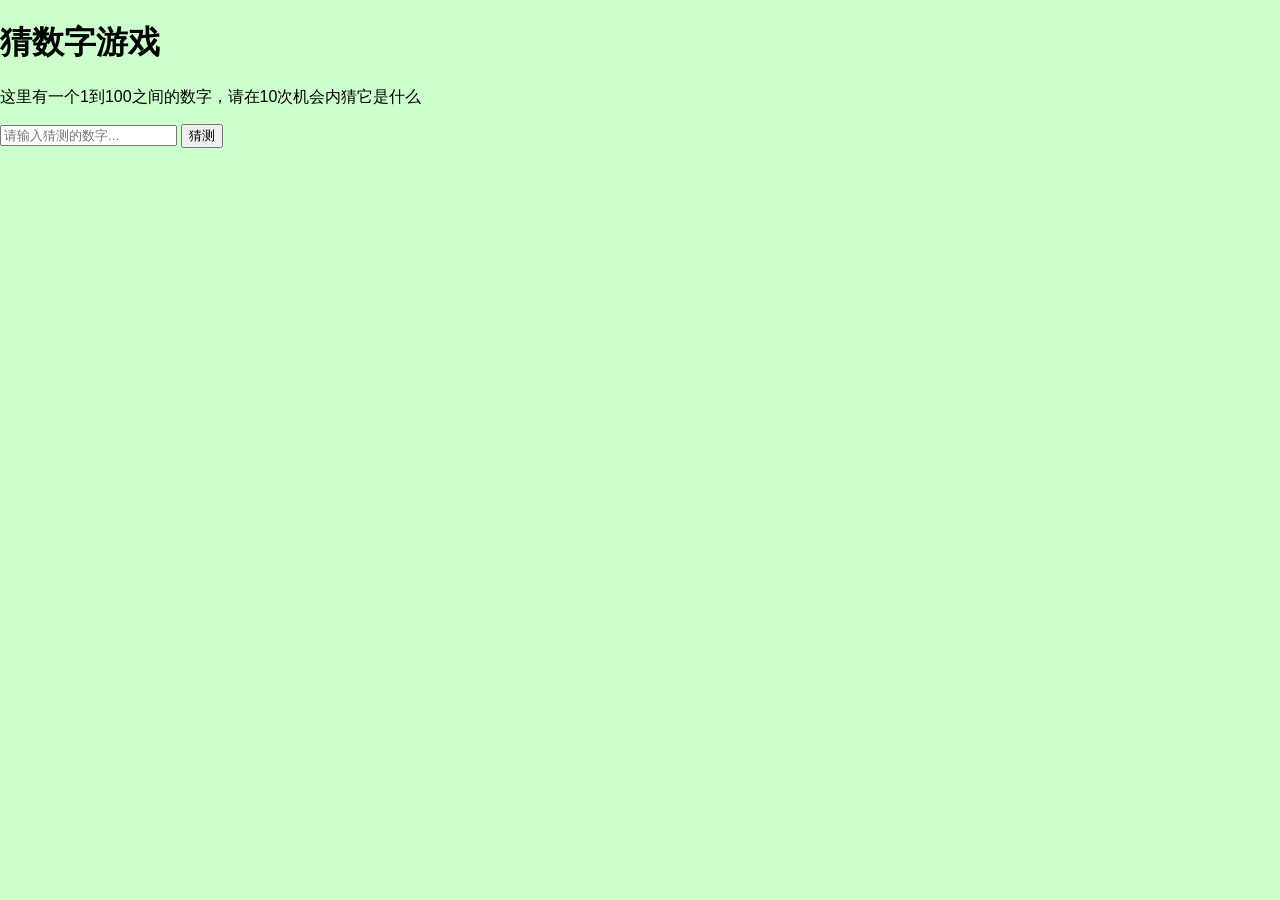
<file: game1.html>
<!DOCTYPE html>
<html lang="en">

<!--游戏1-->
<head>
    <meta charset="UTF-8">
    <meta name="viewport" content="width=device-width, initial-scale=1.0">
    <title>猜数字游戏</title>
    <script src="11.js"></script>
    <link rel="stylesheet" href="11.css">  
</head>
<body>
    <h1>猜数字游戏</h1>
    <p>这里有一个1到100之间的数字，请在10次机会内猜它是什么</p>
    <input type="number" id="guessInput" placeholder="请输入猜测的数字...">
    <button onclick="checkGuess()">猜测</button>
    <p id="feedback"></p>

    <script src="game1.js"></script>
</body>

</html>
</file>
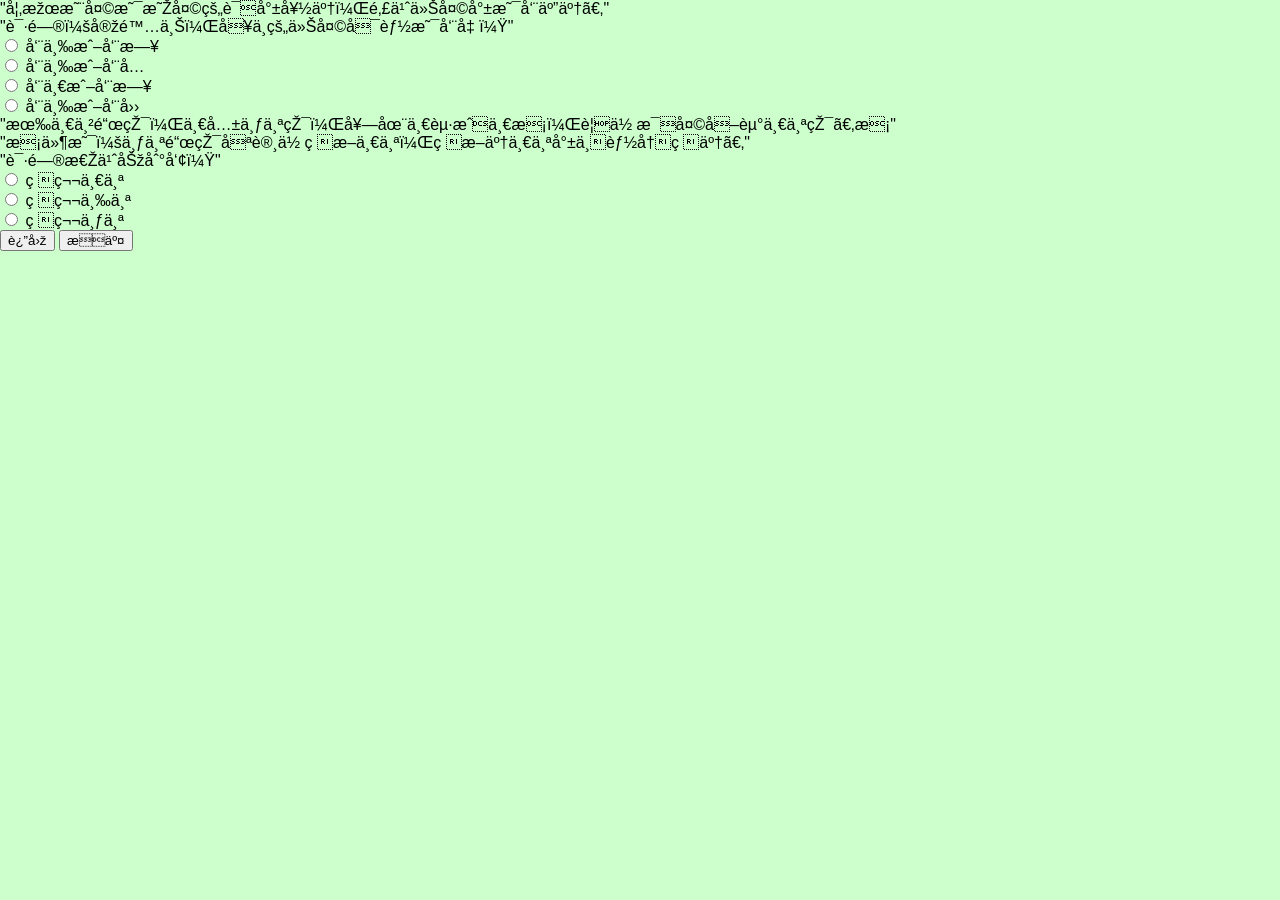
<file: game2.html>
<!DOCTYPE html>
<html>

<head>
    <meta charset =" utf -8">
    <title>文字推理</title>
    <link rel="stylesheet" href="11.css">  
    <script src="11.js"></script>
</head>

<body>
    <form>
        <div class ="question">
            "如果昨天是明天的话就好了，那么今天就是周五了。"
            <br>
            "请问：实际上，句中的今天可能是周几？"
            <br>
            <input type="radio" name="question1" value="周三或周日"> 周三或周日<br>
            <input type="radio" name="question1" value="周三或周六"> 周三或周六<br>
            <input type="radio" name="question1" value="周一或周日"> 周一或周日<br>
            <input type="radio" name="question1" value="周三或周四"> 周三或周四<br>
        </div>

        <div class ="question">
                "有一串铜环，一共七个环，套在一起成一条，要你每天取走一个环。条"
                <br>
                "条件是：七个铜环只许你砍断一个，砍断了一个就不能再砍了。"
                <br>
                "请问怎么办到呢？"
                <br>
                <input type="radio" name="question2" value="砍第一个"> 砍第一个<br> 
                <input type="radio" name="question2" value="砍第三个"> 砍第三个<br> 
                <input type="radio" name="question2" value="砍第七个"> 砍第七个<br> 
        </div>

        <div class="button">
            <button onclick ="fh()" class ="button1">返回</button>
            <button onclick ="tj()" class ="button2">提交</button>
        </div>
    </form>
</body>
</html>
</file>
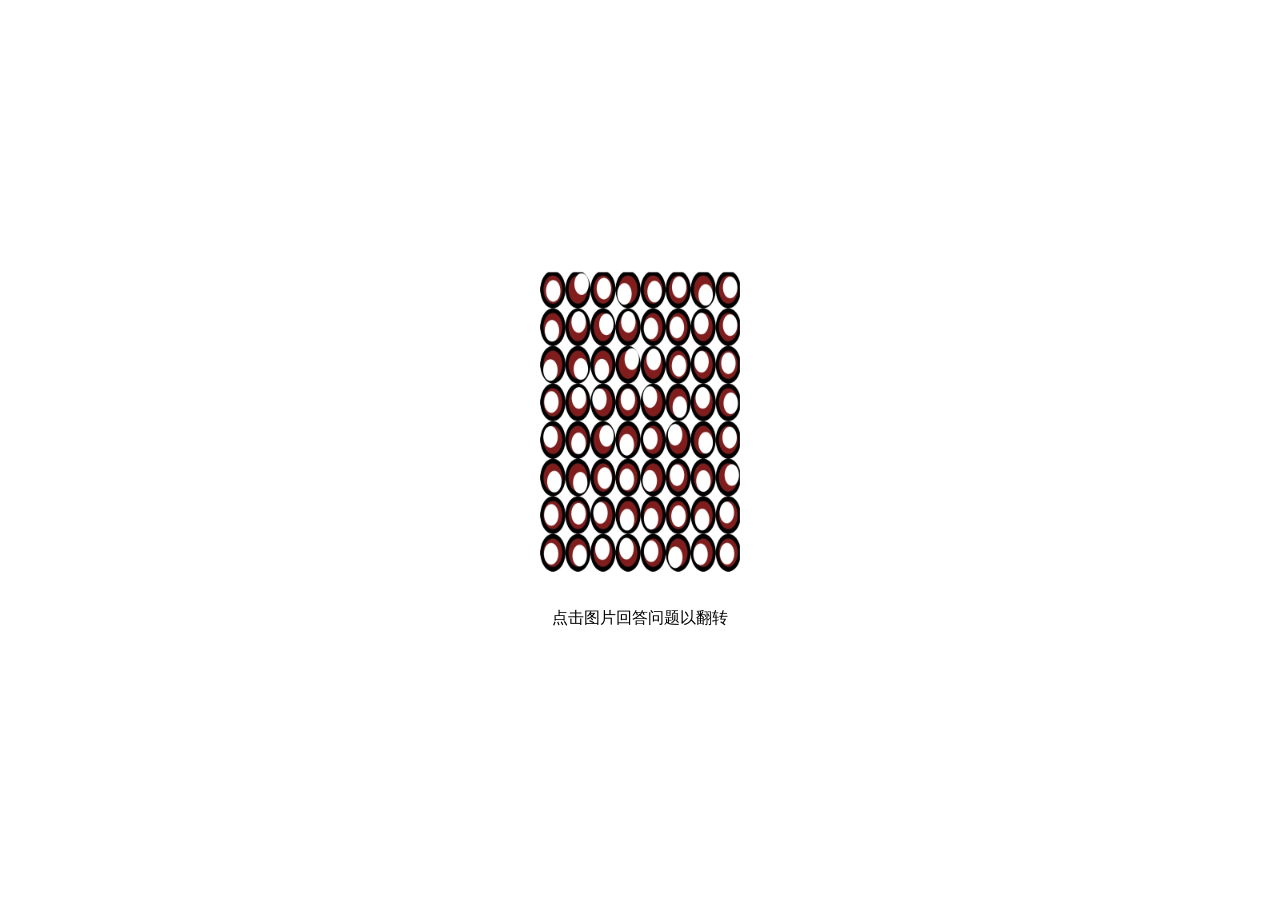
<file: game3.html>
<!DOCTYPE html>  
<html lang="en">  

<head>  

<meta charset="UTF-8">  
<meta name="viewport" content="width=device-width, initial-scale=1.0">  
<title>图片翻转游戏</title>  

<style>  
    .v-game {  
        display: flex;  
        flex-direction: column;  
        align-items: center;  
        justify-content: center;  
        height: 100vh;  
    }  
      
    .v-game-div {  
        display: flex;  
        justify-content: center;  
    }  
      
    .v-img {  
        position: relative;  
        width: 200px;  
        height: 300px;  
        cursor: pointer;  
    }  
      
    .v-img img {  
        position: absolute;  
        width: 100%;  
        height: 100%;  
        transition: transform 0.5s ease;  
    }  
      
    .v-img.flipped .front {  
        transform: rotateY(180deg);  
    }  
      
    .v-img.flipped .back {  
        transform: rotateY(0deg);  
    }  
      
    .front {  
        backface-visibility: hidden;  
    }  
      
    .back {  
        transform: rotateY(180deg);  
        backface-visibility: hidden;  
    }  
      
    .v-body {  
        margin-top: 20px;  
        text-align: center;  
    }  
      
    /* 假设的解锁信息显示样式 */  
    #s-sum-1 {  
        display: none; /* 初始隐藏 */  
        color: green;  
        font-weight: bold;  
    }  
</style>

</head>  


<body>  
  
    <div class="v-game">  
        <div class="v-game-div">  
            <div class="v-img" onclick="flipImage(this)">  
                <img class="front" src="2.png" alt="正面图片">  
                <img class="back" src="3.jpeg" alt="背面图片">  
            </div>  
            <!-- 可以添加更多图片 -->  
        </div>  
        <div class="v-body">  
            <!-- 假设有一个id为"s-sum-1"的元素用于显示或移除 -->  
            <span id="s-sum-1" style="display:none;">已解锁！</span>  
            <p class="v-detail">点击图片回答问题以翻转</p>  
        </div>  
    </div>  
      
    <script>  
    var countList = ["+", "-", "*", "/", "%"];  
    var q1 = false; // 标记是否已回答问题  
      
    function flipImage(imgElement) {  
        imgElement.classList.toggle('flipped');  
        if (imgElement.classList.contains('flipped') && !q1) {  
            // 如果图片翻转且未回答问题，则弹出问题  
            question1(imgElement);  
        }  
    }  
      
    function question1(imgElement) {  
        if (q1) {  
            // 已经回答过，不需要再回答  
            imgElement.classList.remove('flipped'); // 翻转回正面  
            return;  
        }  
        var countStr = countList[Math.floor(Math.random() * countList.length)];  
        var ques = String(Math.floor(Math.random() * 100)) + countStr + String(Math.floor(Math.random() * 100));  
        var ans = prompt("请输入：" + ques);  
        if (ans == null) {  
            // 用户取消了输入  
            imgElement.classList.remove('flipped'); // 翻转回正面  
            return;  
        }  
        if (eval(ques) != ans) {  
            alert("错误！请重新输入");  
            // 递归调用，直到回答正确为止  
            question1(imgElement);  
        } else {  
            var span = document.getElementById("s-sum-1");  
            span.style.display = 'block'; // 显示已解锁的信息  
            q1 = true; // 标记问题已回答  
        }  
    }  
    </script>  
      
    </body>  
    </html>
</file>
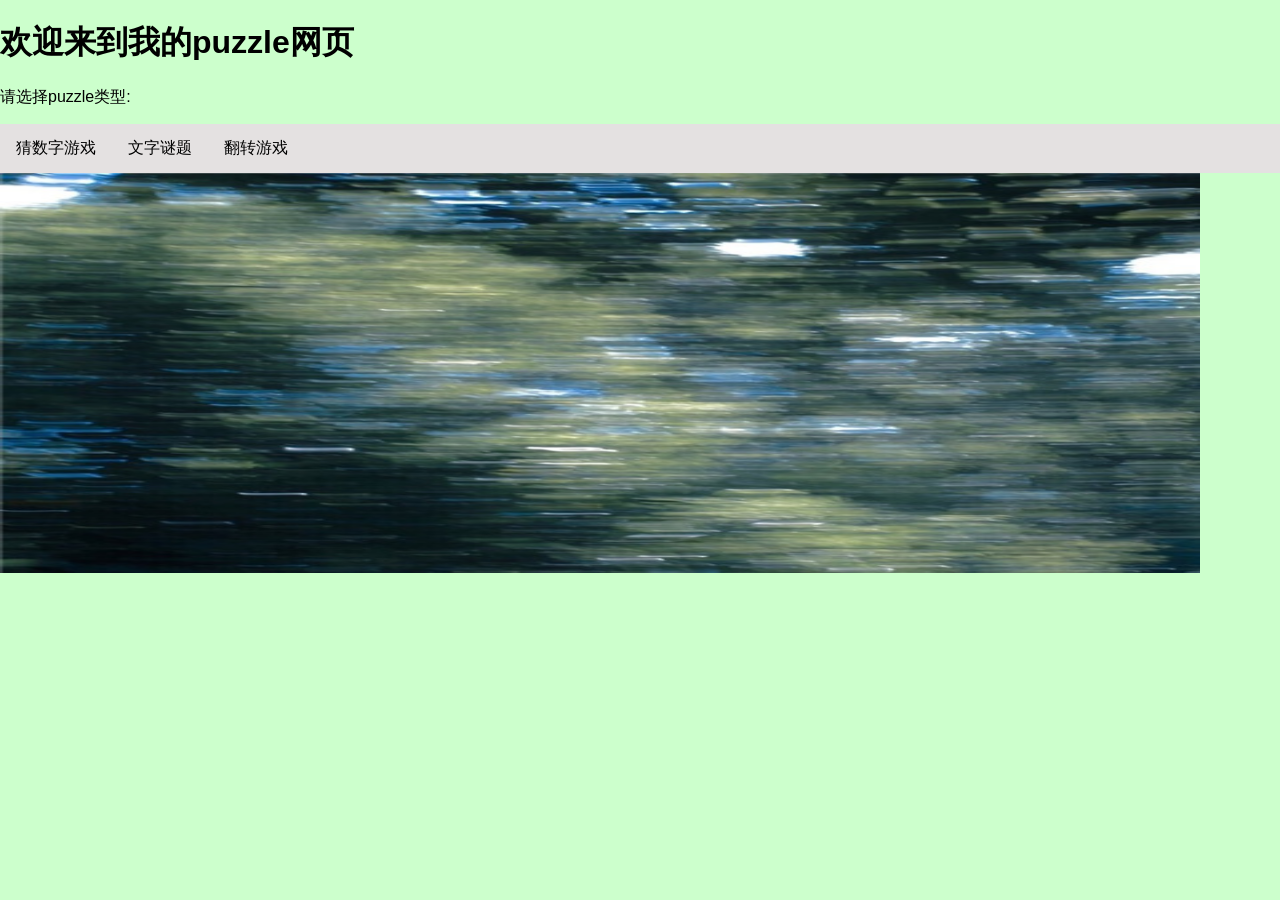
<file: ts1-puzzle.html>
<!DOCTYPE html>  
<html lang="en">  
<head>  
    <meta charset="utf-8">  
    <title>puzzle解密</title>  
    <script>  
        function sayHello(){  
            var mz = prompt("你的名字");  
            alert("你好呀," + mz + "！祝你今天顺利哟！");  
        }  
        sayHello();  
    </script>  
    <link rel="stylesheet" href="11.css">  
</head>  
  
<body>  
    <h1>欢迎来到我的puzzle网页</h1>  
    <p>请选择puzzle类型:</p>  
  
    <div id="header"></div>  
    <div id="navigation">  
        <ul>  
            <li>  
                <a href="game1.html" msttexthash="11412206" msthash="1">猜数字游戏</a>  
            </li>  
            <li>  
                <a href="game2.html" msttexthash="11643177" msthash="2">文字谜题</a>  
            </li>  
            <li>  
                <a href="game3.html" msttexthash="5684341" msthash="3">翻转游戏</a>  
            </li>  
        </ul>  
    </div>  
  
    <img src="1.jpg" width="1200" height="400">  
</body>  
  
</html>
</file>
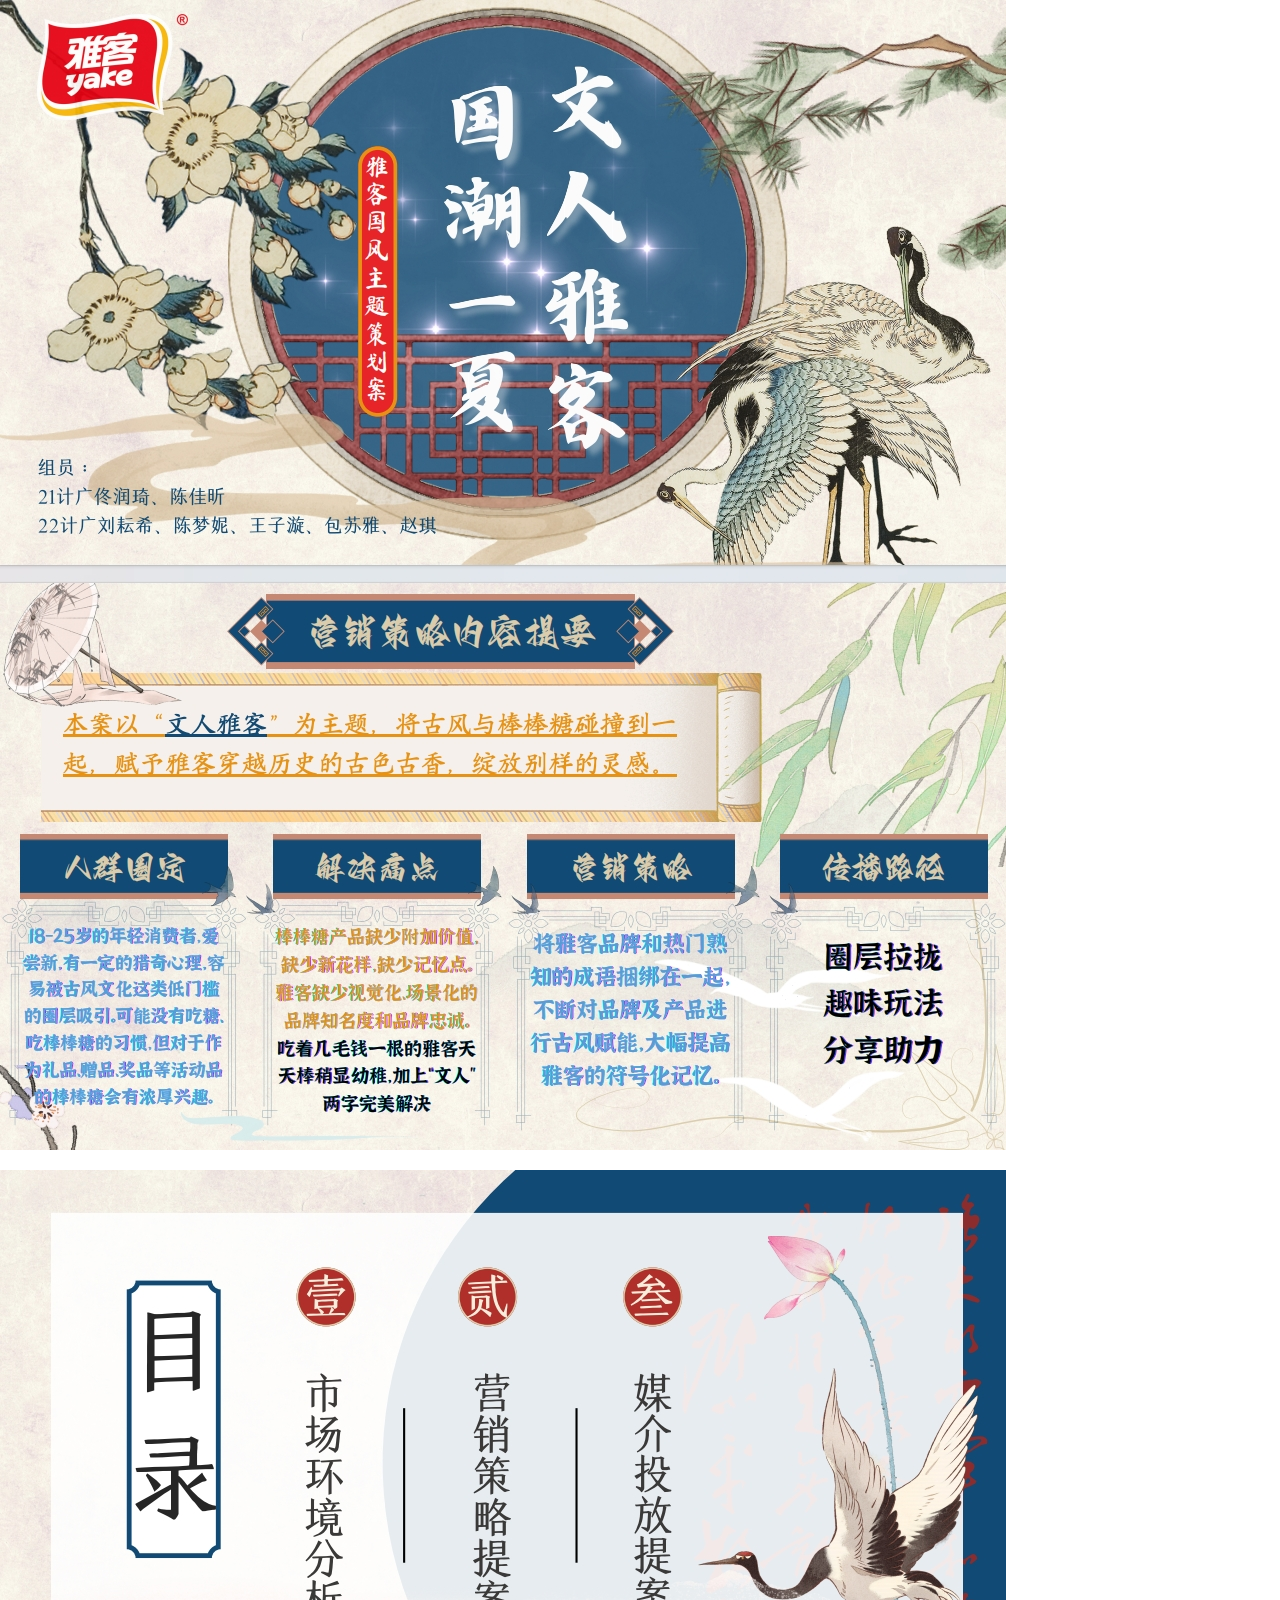
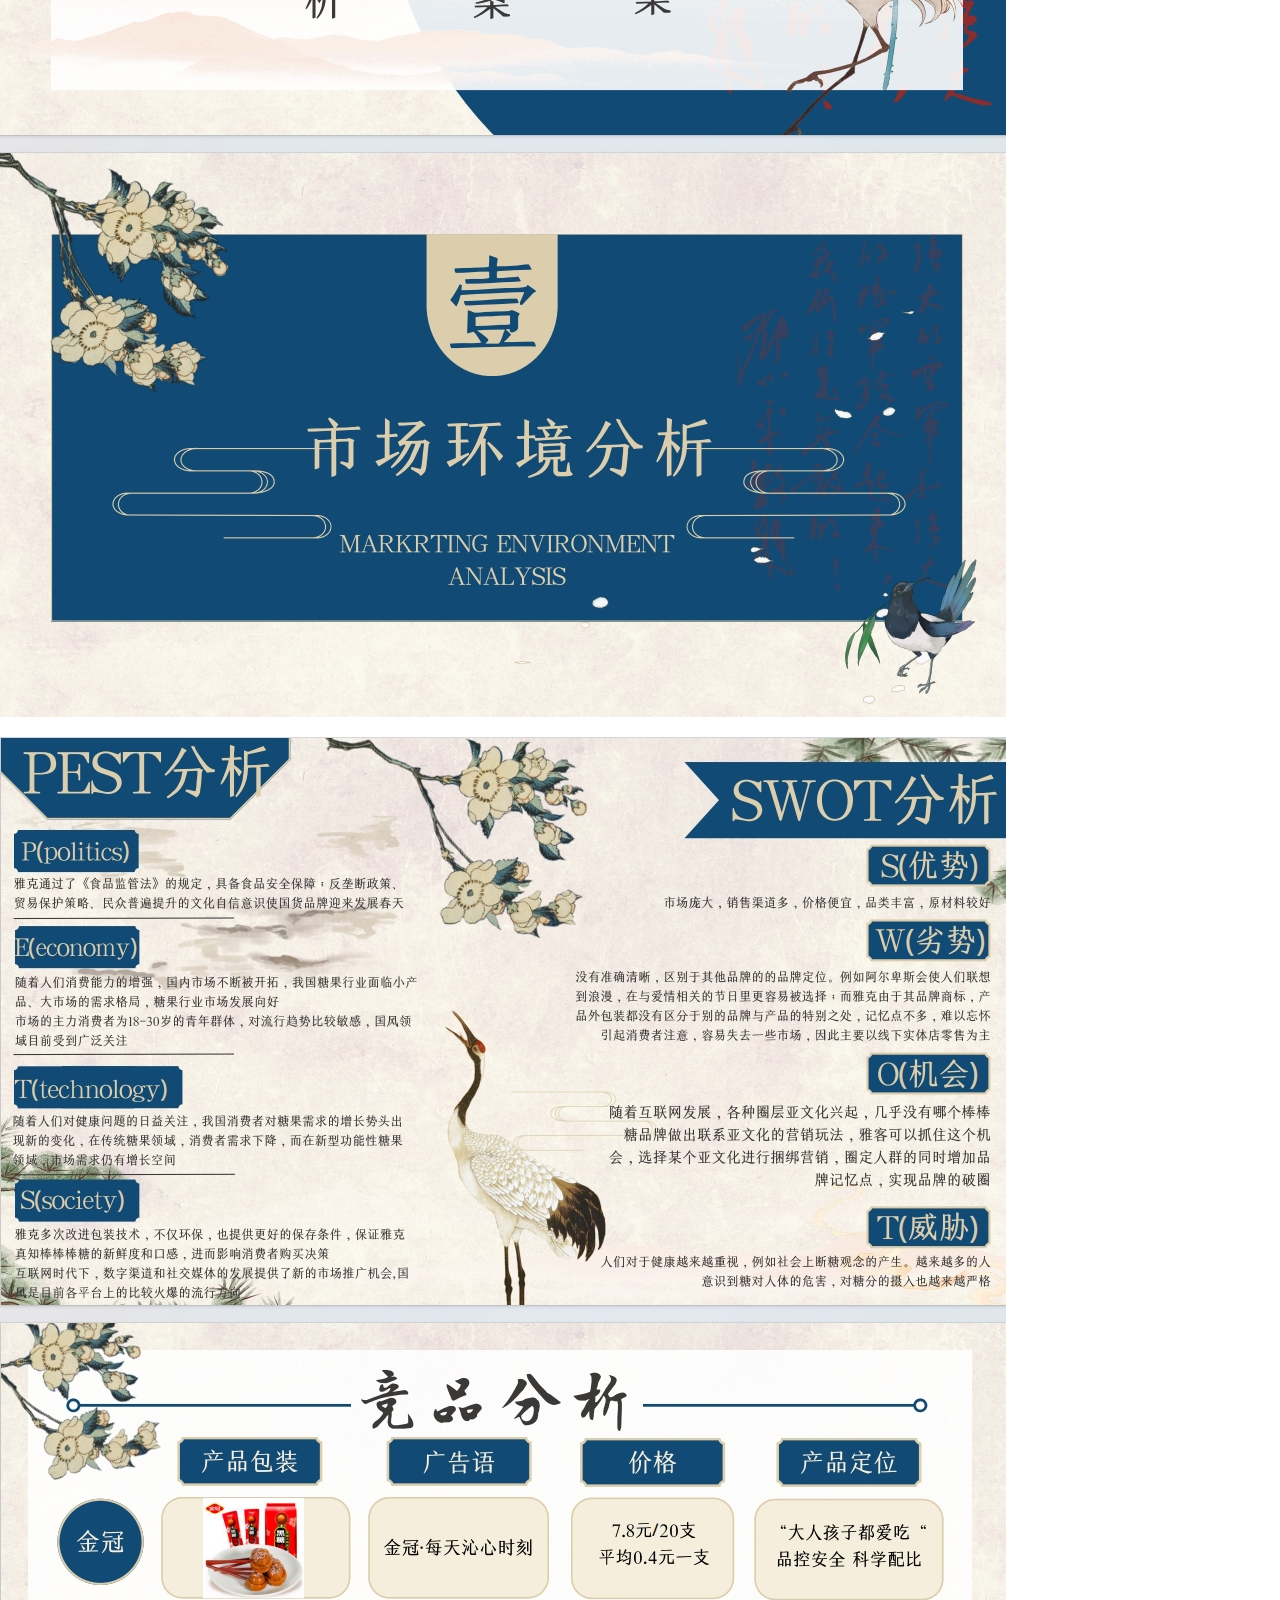
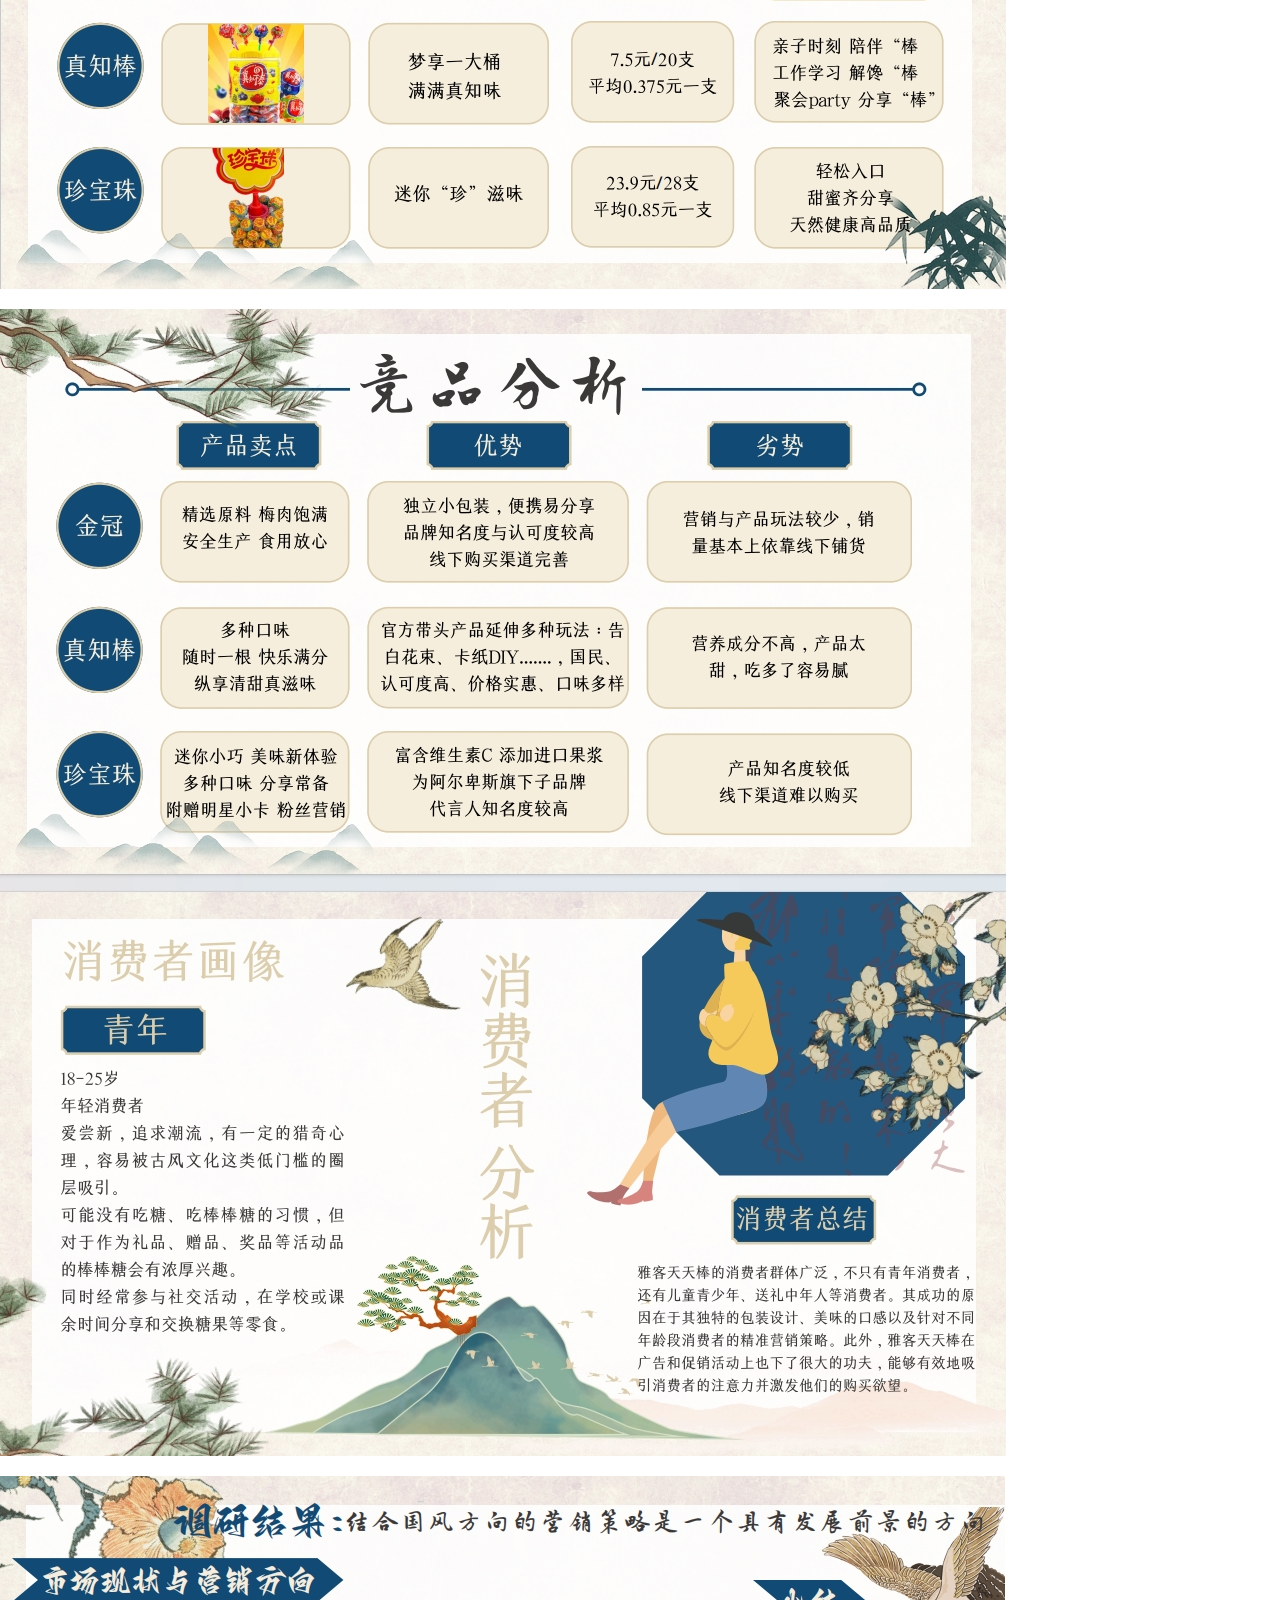
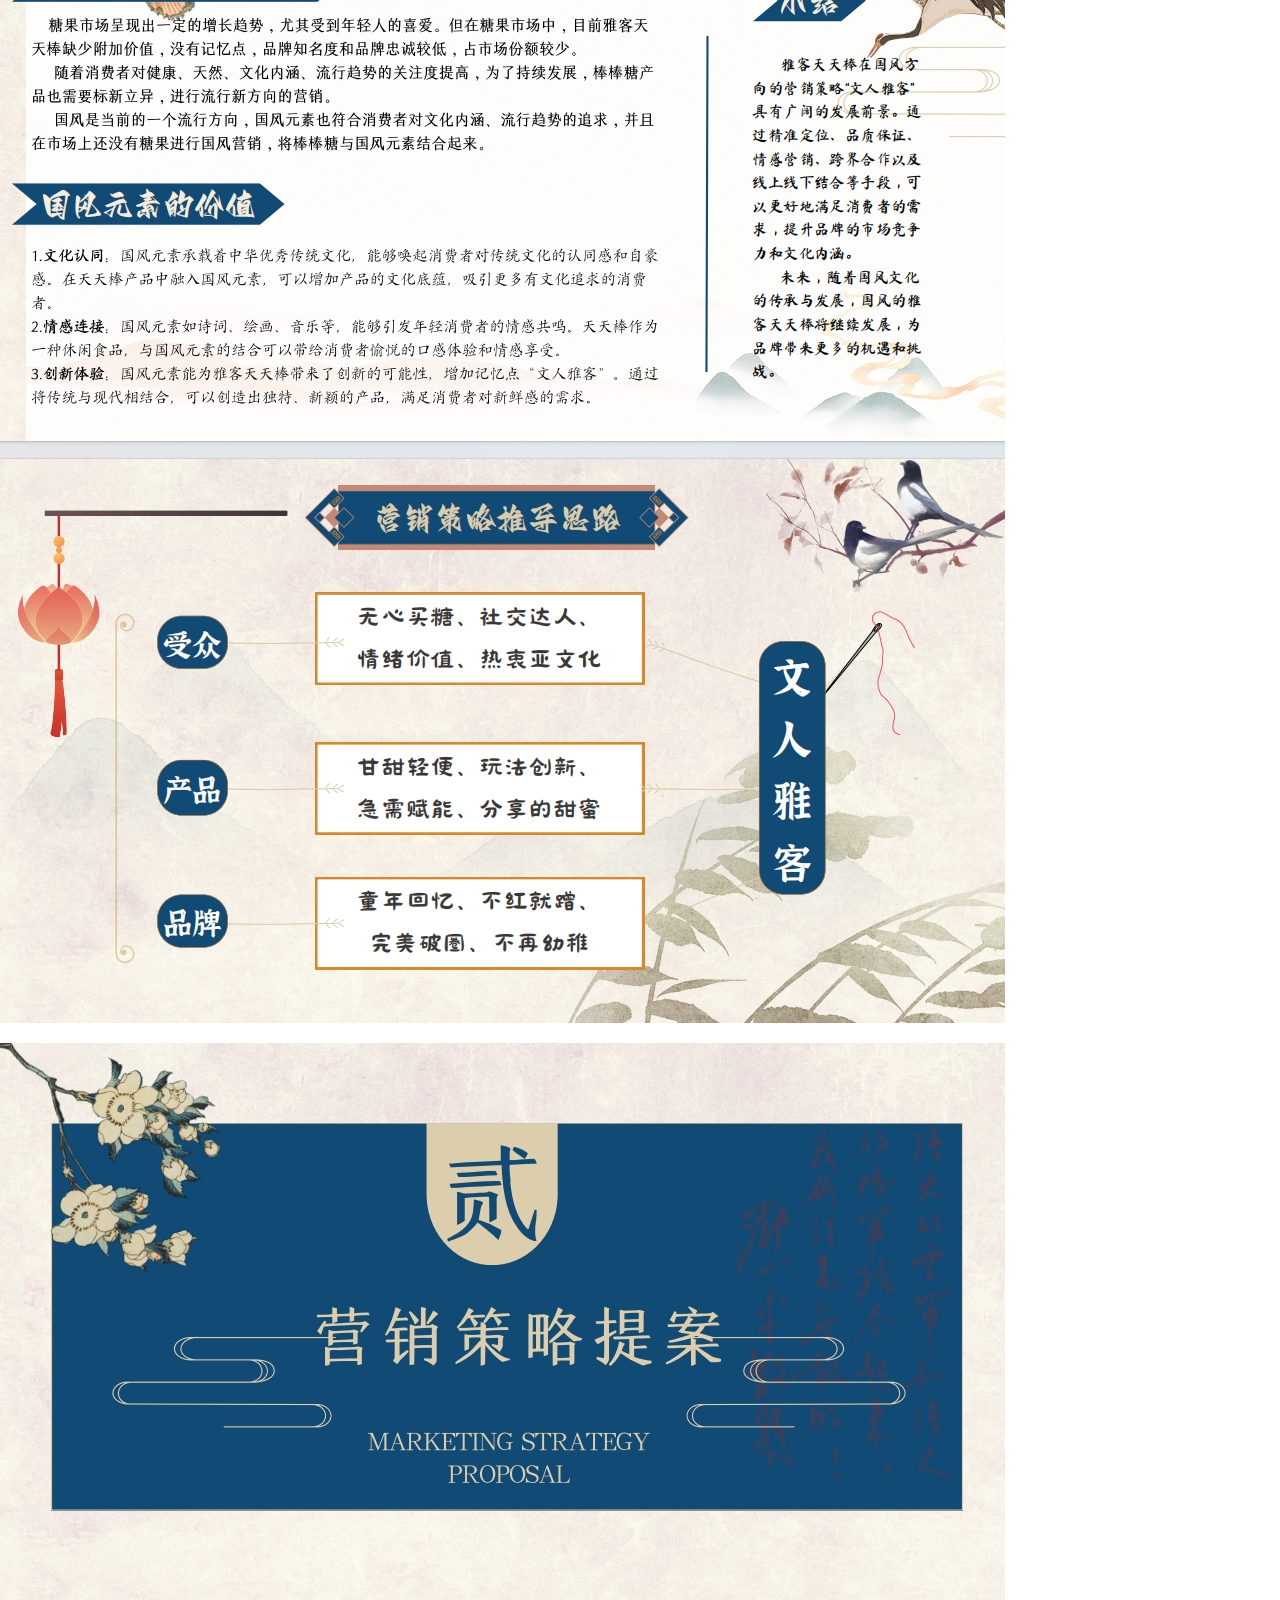
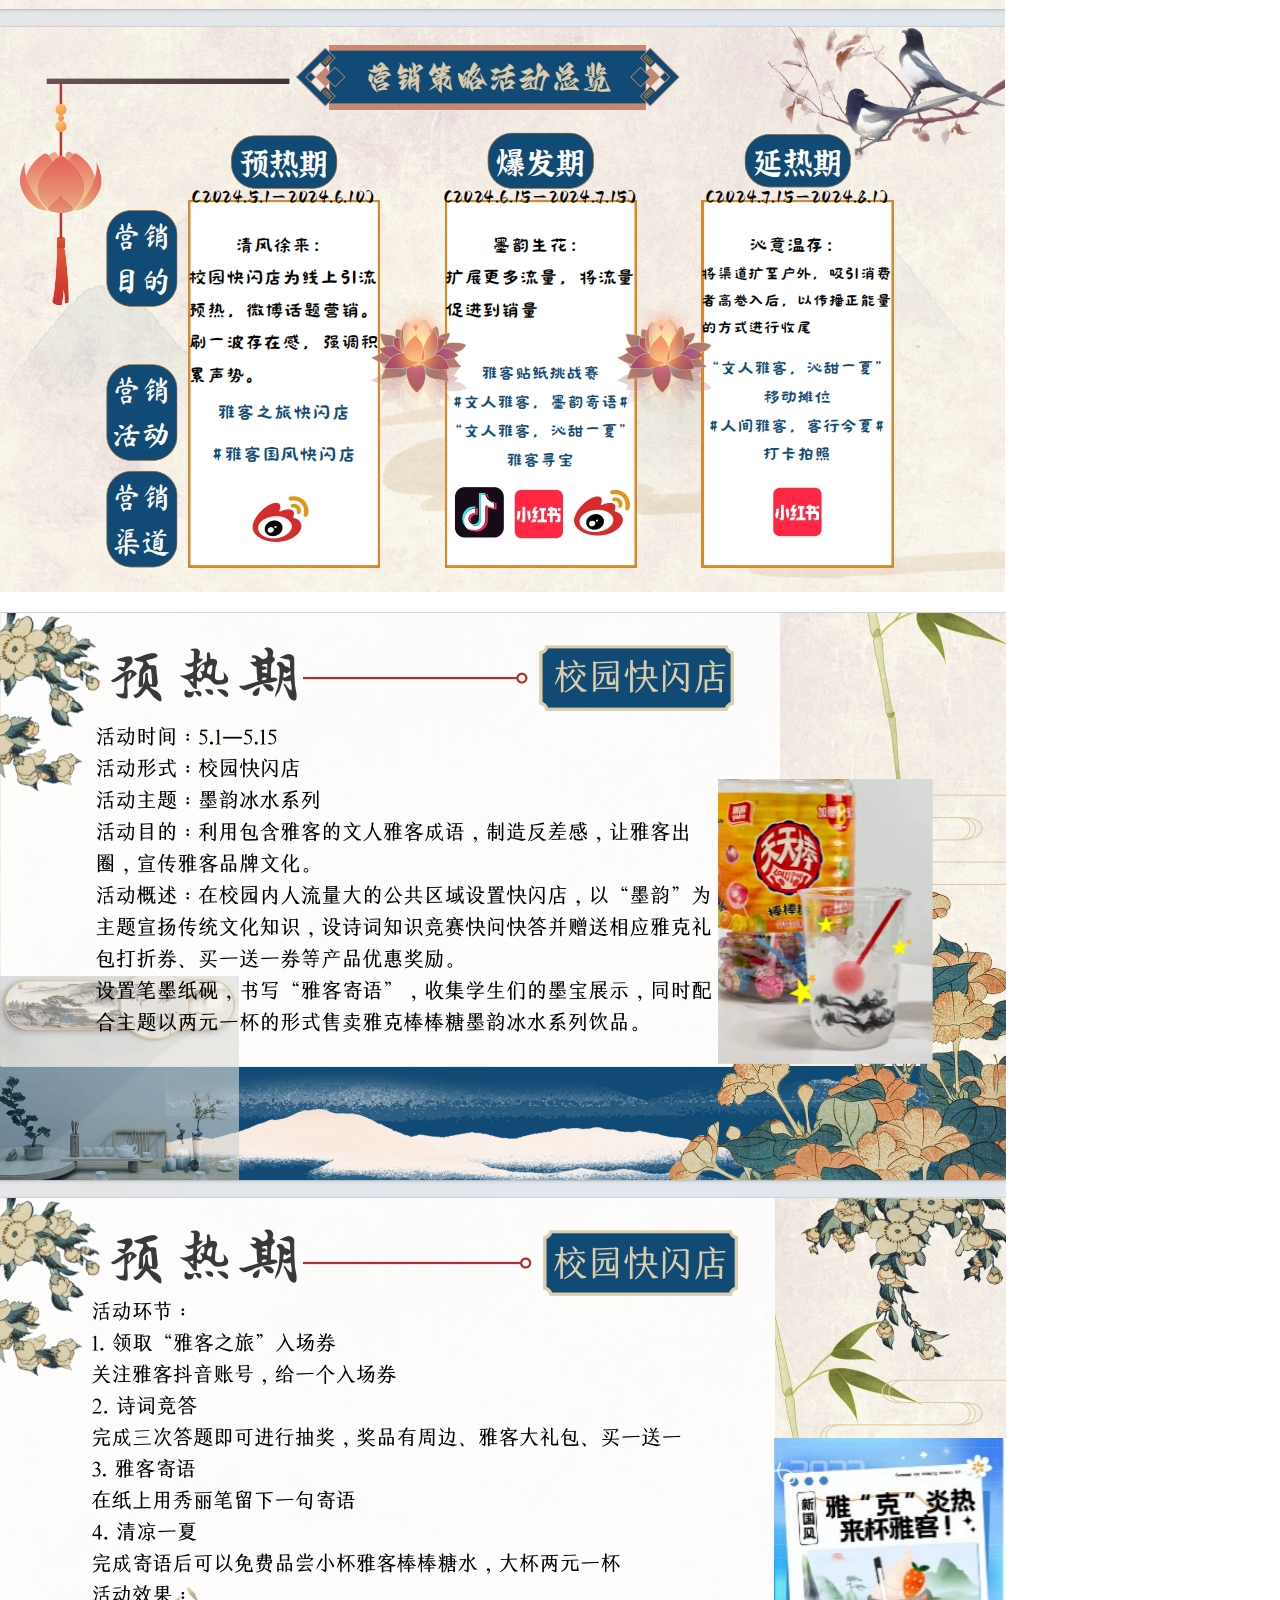
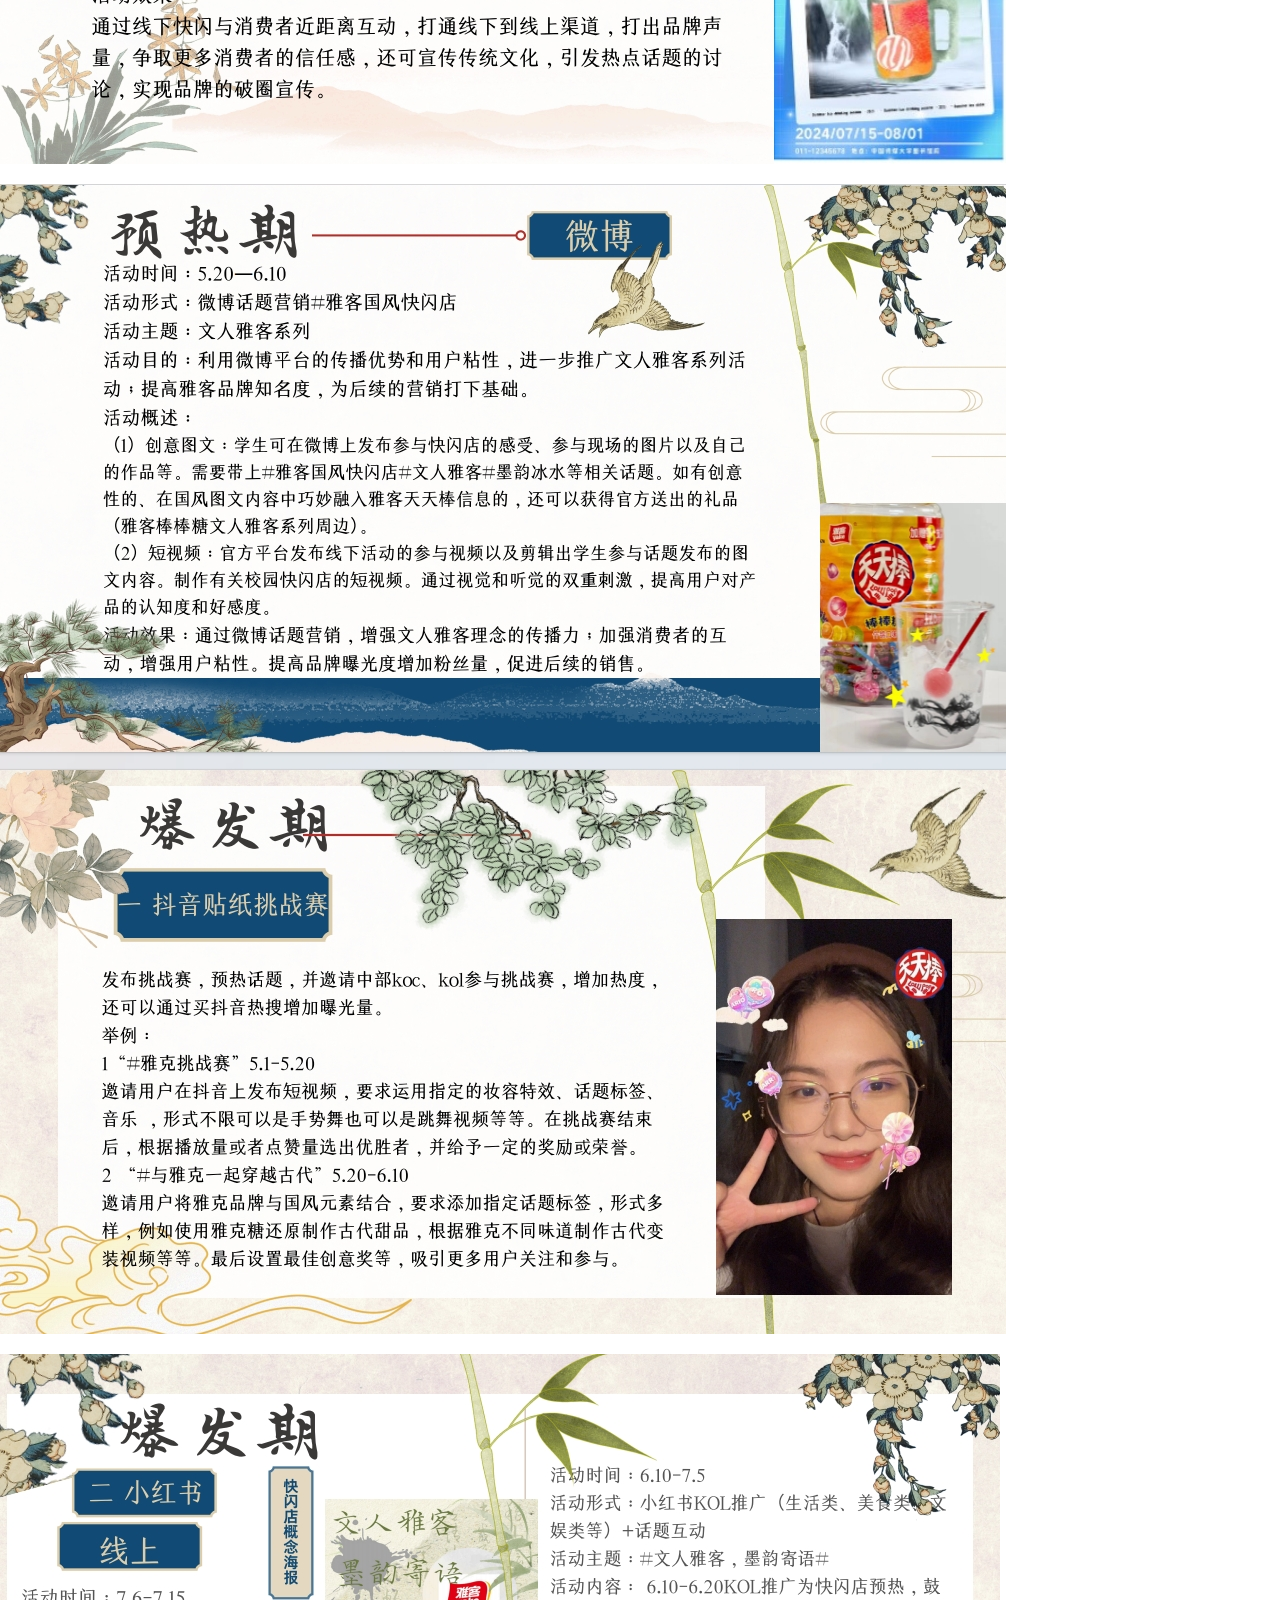
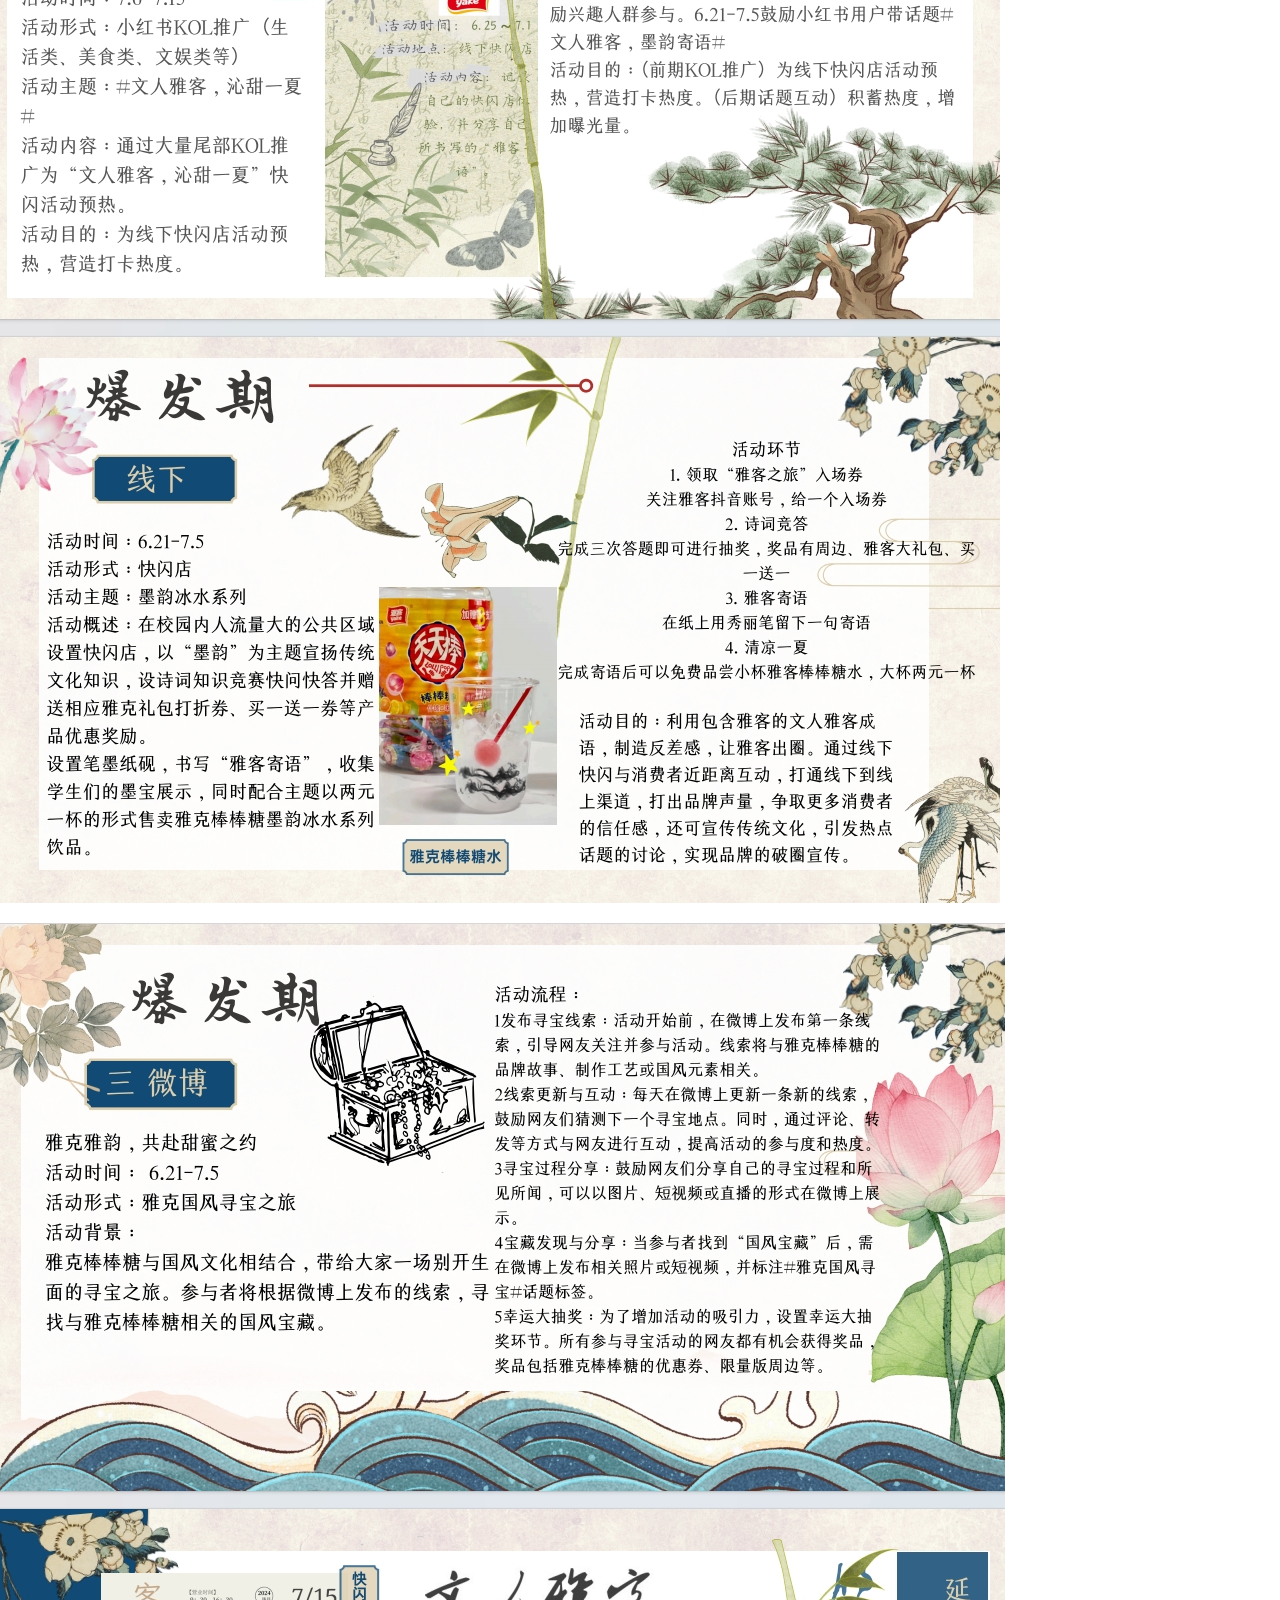
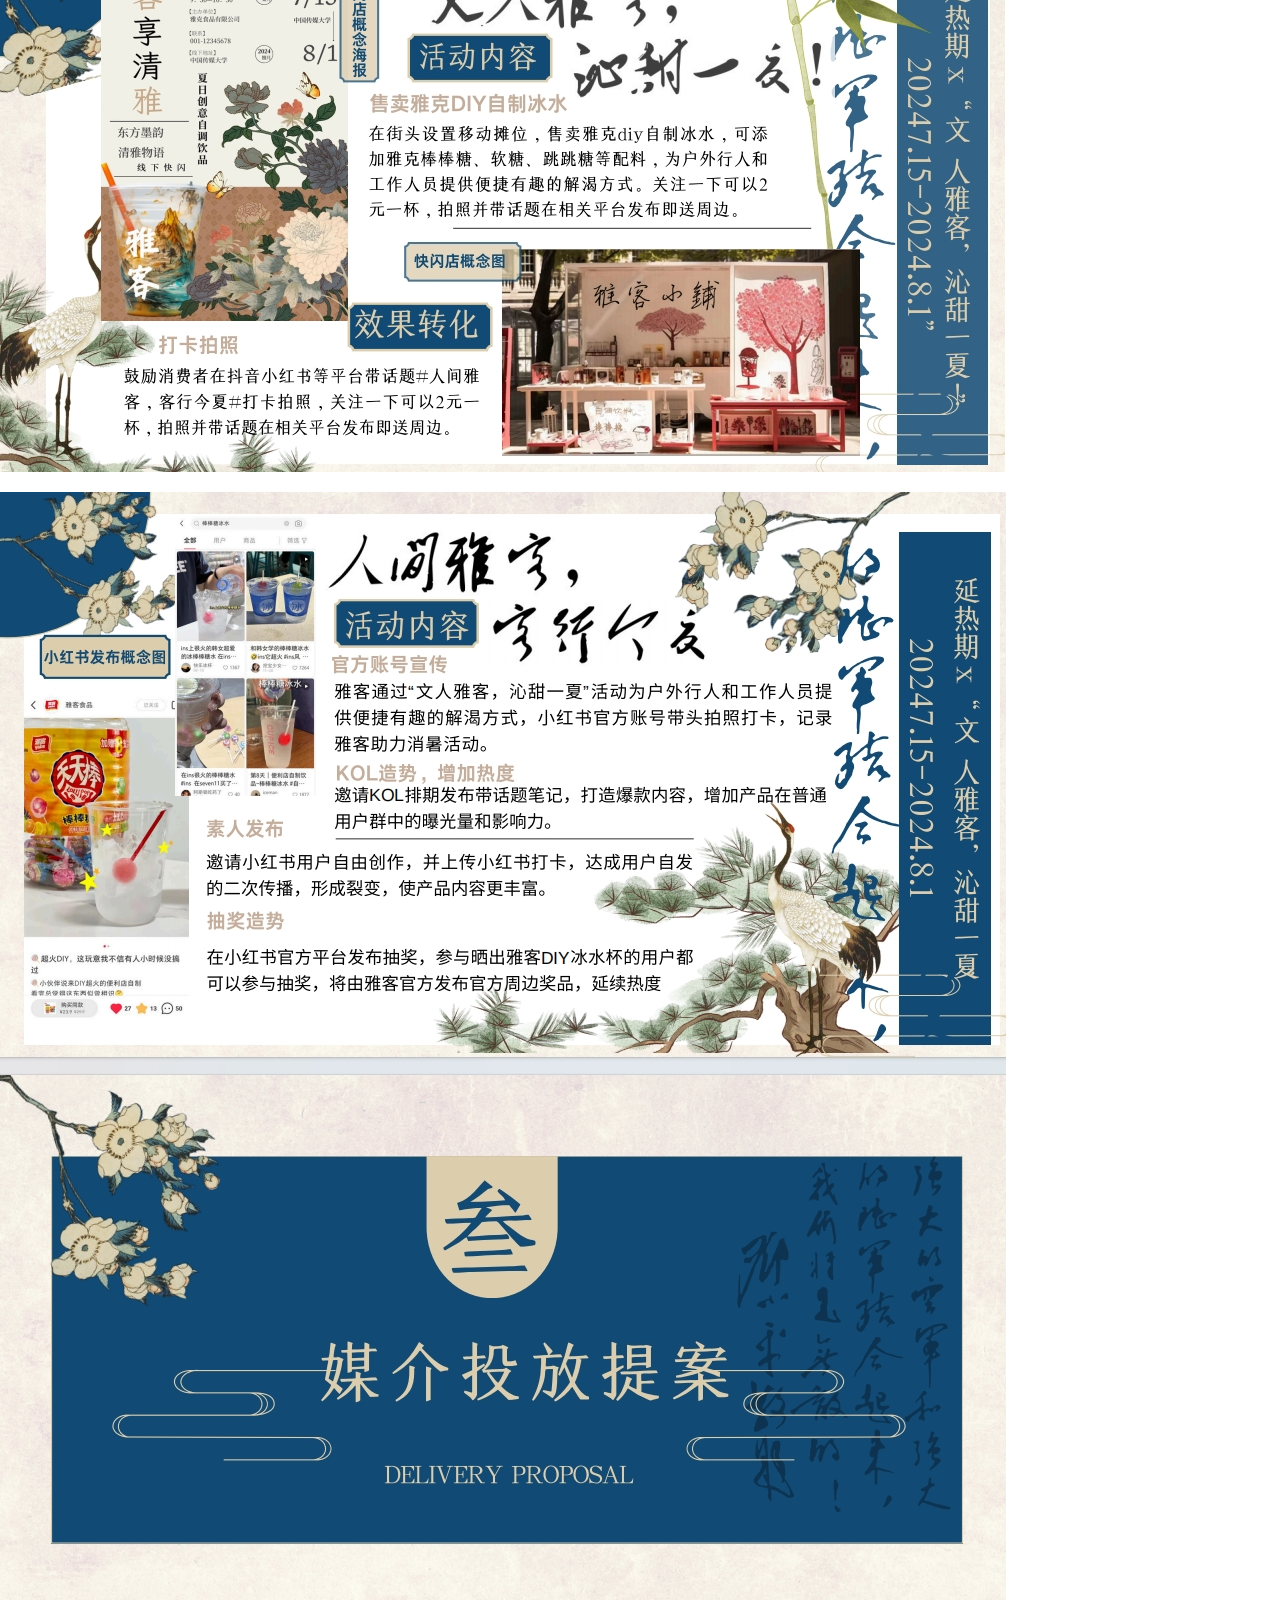
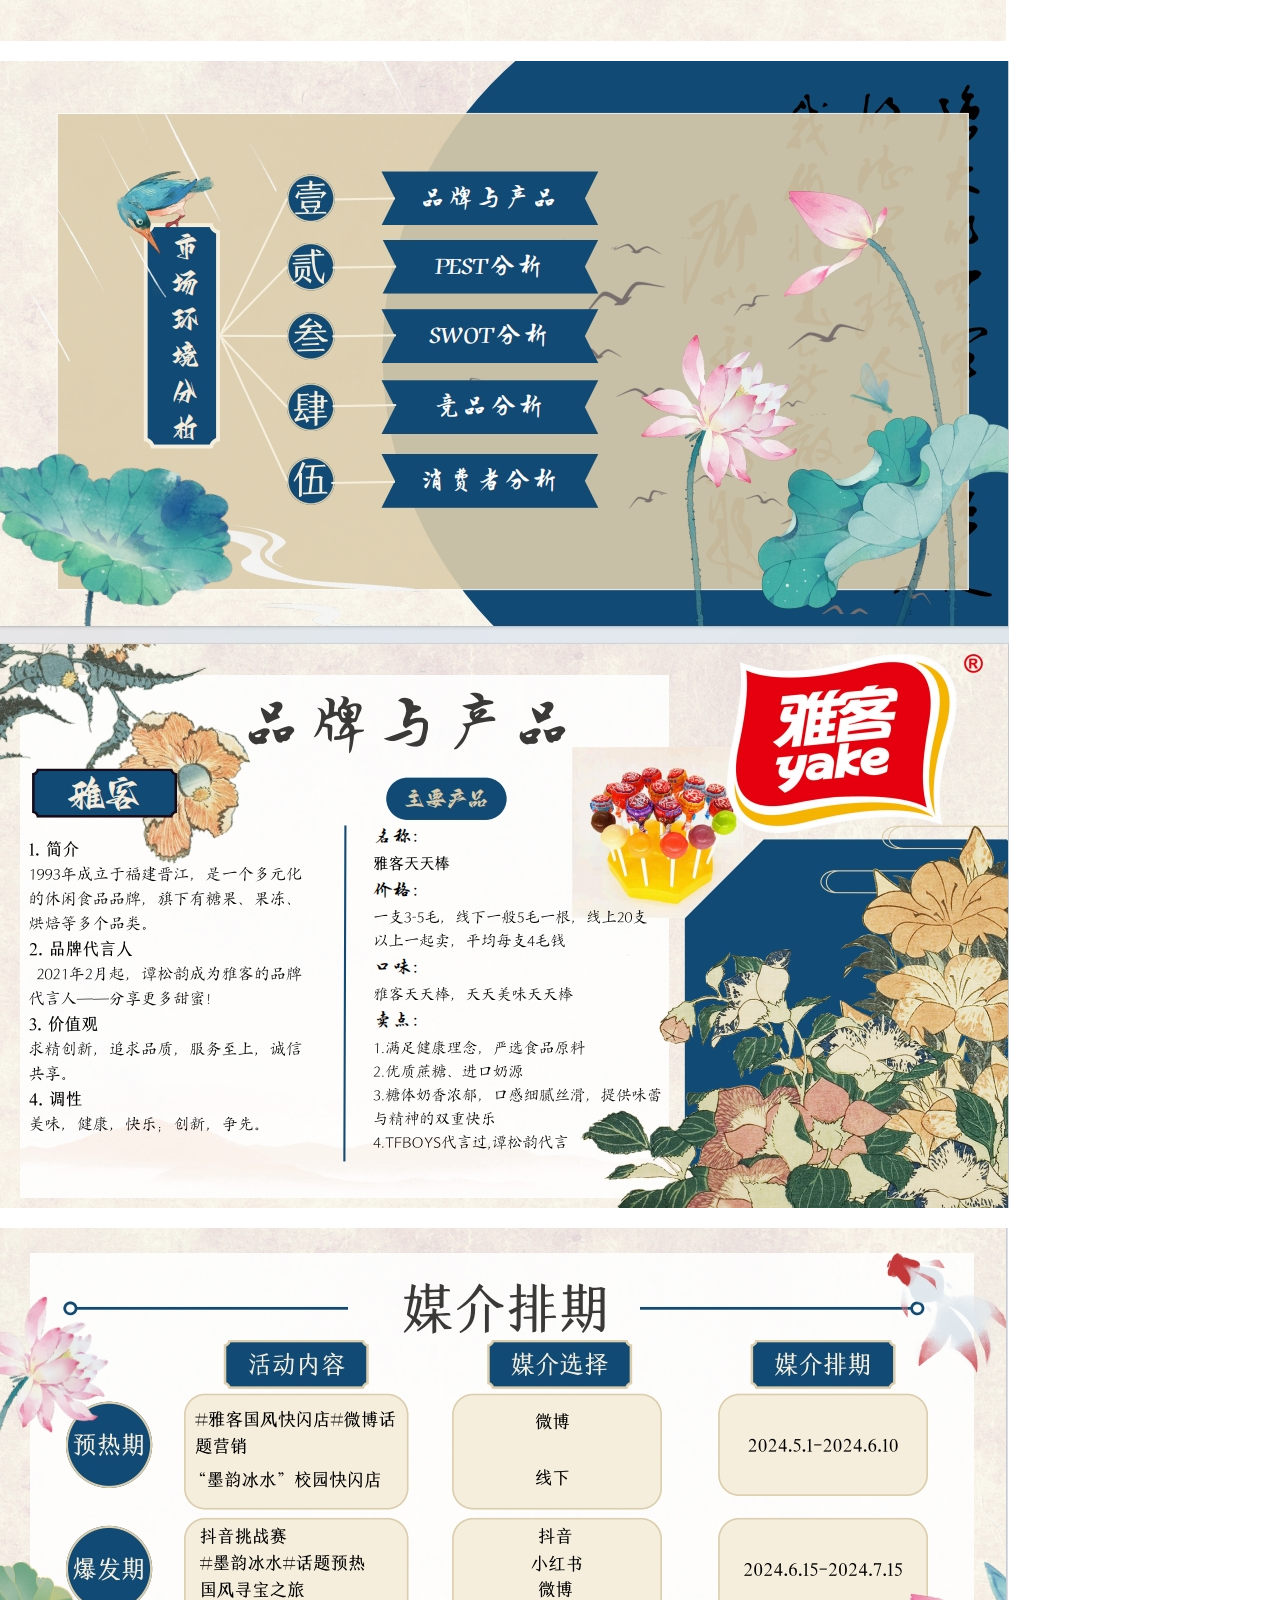
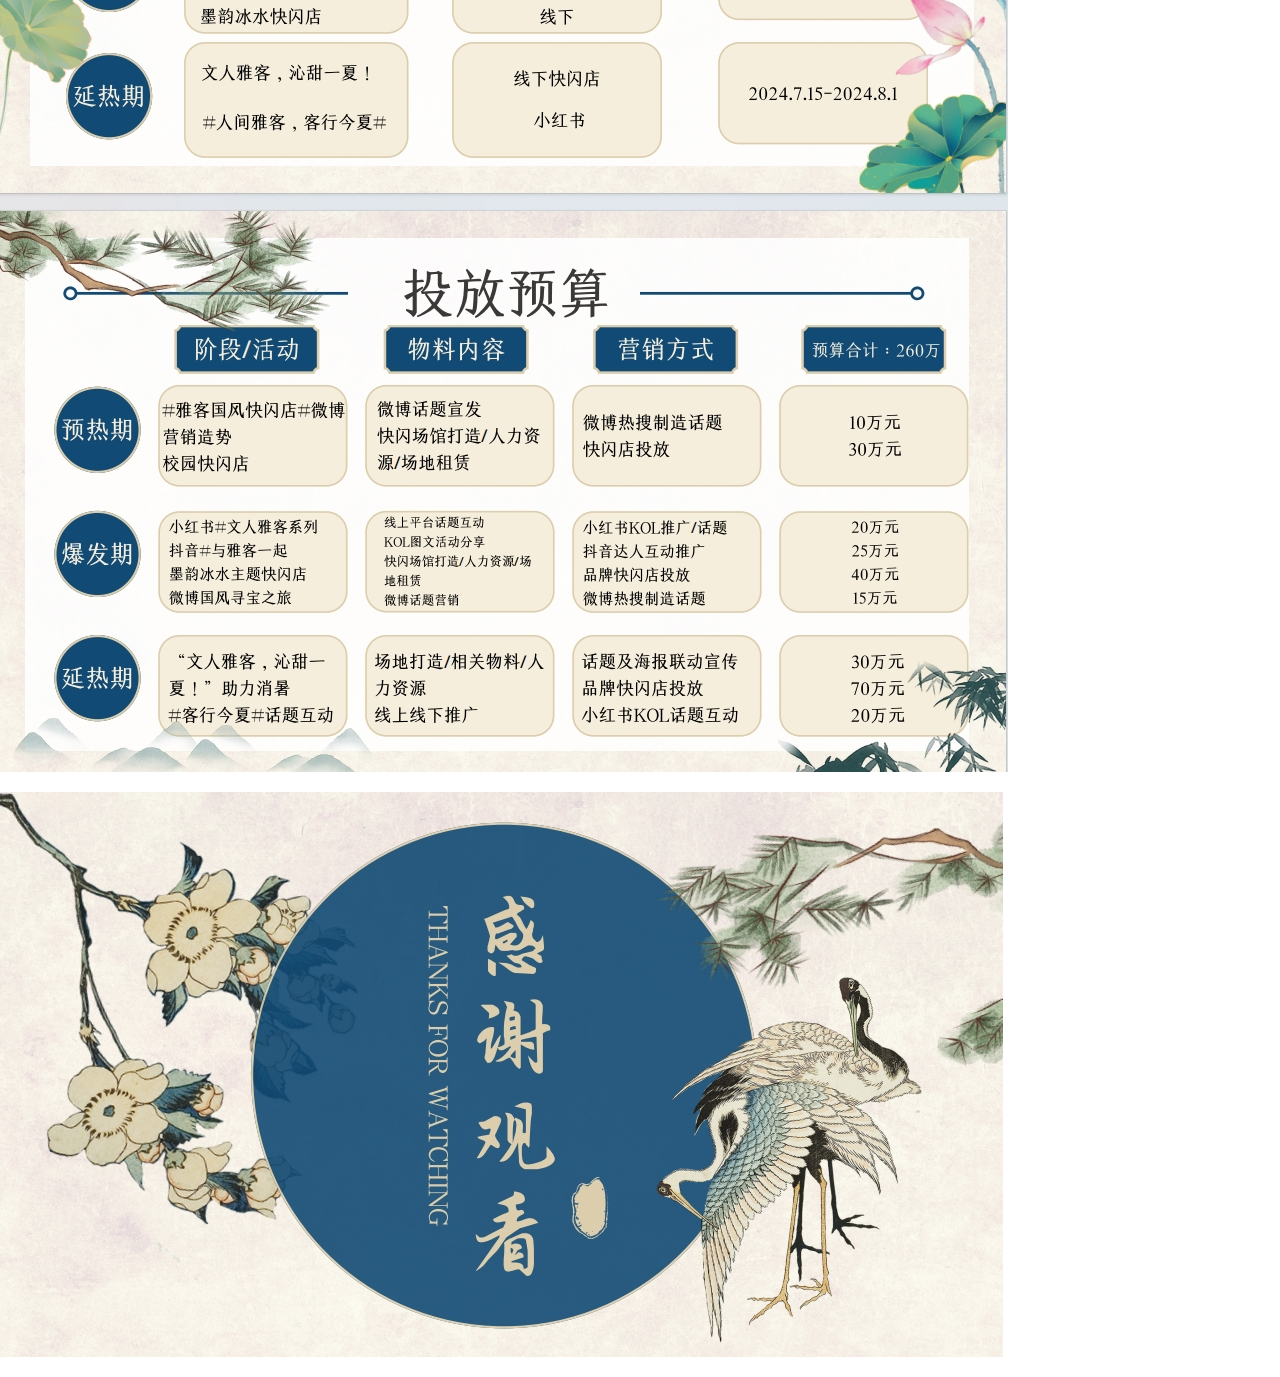
<file: ts2/zp1.html>
<!DOCTYPE html>      
<html lang="en">      
<head>      
    <meta charset="UTF-8">      
    <meta name="viewport" content="width=device-width, initial-scale=1.0">      
    <title>my_zp1</title>      
    <!-- 引入Bootstrap CSS -->    
    <link rel="stylesheet" href="https://stackpath.bootstrapcdn.com/bootstrap/4.5.2/css/bootstrap.min.css">  
    <link rel="stylesheet" href="css/style.css">   
    <style>  
        img {  
            max-width: 100%; /* 图片宽度适应容器宽度 */  
            height: auto; /* 图片高度自动调整，保持比例 */  
            margin-bottom: 20px; /* 图片底部间隔20px */  
        }  
    </style>  
</head> 
    <body>
        <img src="images/11.png">
        <img src="images/12.png">
        <img src="images/13.png">
        <img src="images/14.png">
        <img src="images/15.png">
        <img src="images/16.png">
        <img src="images/17.png">
        <img src="images/18.png">
        <img src="images/19.png">
        <img src="images/110.png">
        <img src="images/111.png">
        <img src="images/112.png">
        <img src="images/113.png">
        <img src="images/114.png">
    </body>

</html>
</file>
<file: 11.css>
body {  
    background-color: #CCFFCC; 
    margin: 0;  
    padding: 0;  
    font-family: Arial, sans-serif;  
}  
  
#navigation ul {  
    list-style-type: none;  
    margin: 0;  
    padding: 0;  
    overflow: hidden;  
    background-color: #e4e1e1;  
}  
  
#navigation li {  
    float: left;  
}  
  
#navigation li a {  
    display: block;  
    color: black; /* 链接默认颜色为黑色 */  
    text-align: center;  
    padding: 14px 16px;  
    text-decoration: none;  
}  
  
#navigation li a:hover {  
    background-color: #4CAF50; /* 鼠标悬停时链接背景色 */  
    color: white; /* 鼠标悬停时链接文字颜色 */  
}  
  
#navigation li a:visited {  
    color: #2E8B57; /* 访问过的链接颜色为深绿色 */  
}  
  
#navigation li a:active {  
    color: #2E8B57; /* 点击时的链接颜色为深绿色 */  
}
</file>
<file: ts2/css/style.css>
@import url(http://fonts.useso.com/css?family=Raleway:400,300,500,700,800);
@import url(http://fonts.useso.com/css?family=Lobster);



body {
	font: 300 14px/1.8 'Raleway', sans-serif;
	color: #666;
	overflow-x: hidden;
}

img {
	max-width: 100%;
	height: auto;
}

a {
	color: #E7746F;
}

a:hover {
	text-decoration: none;
	color: #999;
}

/* ---------------------------------------------- /*
 * Transition elsements
/* ---------------------------------------------- */


.navbar a,
.form-control {
	-webkit-transition: all 0.4s ease-in-out 0s;
	   -moz-transition: all 0.4s ease-in-out 0s;
		-ms-transition: all 0.4s ease-in-out 0s;
		 -o-transition: all 0.4s ease-in-out 0s;
			transition: all 0.4s ease-in-out 0s;
}

a,
.btn {
	-webkit-transition: all 0.125s ease-in-out 0s;
	   -moz-transition: all 0.125s ease-in-out 0s;
		-ms-transition: all 0.125s ease-in-out 0s;
		 -o-transition: all 0.125s ease-in-out 0s;
			transition: all 0.125s ease-in-out 0s;
}

/* ---------------------------------------------- /*
 * Reset box-shadow
/* ---------------------------------------------- */

.btn,
.form-control,
.form-control:hover,
.form-control:focus,
.navbar-custom .dropdown-menu {
	-webkit-box-shadow: none;
			box-shadow: none;
}
.copyrights{
	text-indent:-9999px;
	height:0;
	line-height:0;
	font-size:0;
	overflow:hidden;
}

/* ---------------------------------------------- /*
 * Typography
/* ---------------------------------------------- */

h1, h2, h3, h4, h5, h6 {
	font: 700 40px/1.2 Raleway, sans-serif;
	text-transform: uppercase;
	letter-spacing: 5px;
	margin: 5px 0 5px;
	color: #222;
}

h2 {
	font-size: 30px;
	margin: 0 0 30px;
}

h3 {
	font-size: 13px;
	letter-spacing: 1px;
	margin: 0 0 5px;
}

h4 {
	font-size: 12px;
	letter-spacing: 1px;
}

h5 {
	font-size: 12px;
	letter-spacing: 1px;
	font-weight: 400;
}

h6 {
	font-size: 11px;
	letter-spacing: 1px;
	font-weight: 400;
}

/* ---------------------------------------------- /*
 * Reset border-radius
/* ---------------------------------------------- */

.btn,
.iconbox,
.progress,
#filter li,
.scroll-up a,
.form-control,
.input-group-addon {
	-webkit-border-radius: 3px;
	   -moz-border-radius: 3px;
		 -o-border-radius: 3px;
			border-radius: 3px;
}


/* ---------------------------------------------- /*
 * Input-group
/* ---------------------------------------------- */

.input-group .form-control {
	z-index: auto;
}

.input-group-addon {
	background: #D8E1E4;
	border: 2px solid #D8E1E4;
	padding: 6px 15px;
	font-weight: 700;
}

/* ---------------------------------------------- /*
 * Inputs styles
/* ---------------------------------------------- */

.form-control {
	background: #FFF;
	border: 1px solid #D8E1E4;
	font-size: 12px;
	padding: 0 15px;
}

.form-control:focus{
    border-color: rgba(135, 135, 135, 0.7);
}

.input-lg,
.form-horizontal .form-group-lg .form-control {
	height: 38px;
	font-size: 13px;
}

.input-sm,
.form-horizontal .form-group-sm .form-control {
	font-size: 11px;
	height: 30px;
}

textarea.form-control {
	padding: 15px;
    max-width: 100%;
    min-width: 100%;
}

/* ---------------------------------------------- /*
 * Custom button style
/* ---------------------------------------------- */

.btn {
	font-family: Raleway, sans-serif;
	text-transform: uppercase;
	letter-spacing: 1px;
	font-size: 13px;
	padding: 8px 26px;
	border: 0;
}

.btn:hover,
.btn:focus,
.btn:active,
.btn.active {
	outline: inherit !important;
}

/* Button size */

.btn-lg,
.btn-group-lg > .btn {
	padding: 10px 25px;
	font-size: 13px;
    background: rgba(17, 17, 17, 0.8);
    color: #fff;
}
.btn-lg:hover,
.btn-group-lg > .btn:hover{
    background: rgba(17, 17, 17, 1.8);
    color: #fff;
}

.btn-sm,
.btn-group-sm > .btn {
	padding: 6px 25px;
	font-size: 11px;
}

.btn-xs,
.btn-group-xs > .btn {
	padding: 5px 25px;
	font-size: 10px;
}

.btn .icon-before {
	margin-right: 6px;
}

.btn .icon-after {
	margin-left: 6px;
}

/* ---------------------------------------------- /*
 * General Styles
/* ---------------------------------------------- */

.pfblock {
	padding: 120px 0 100px;
}

.pfblock-gray {
	background: #f5f5f5;
}

.pfblock-image {
	padding: 0;
}

.calltoaction h1,
.calltoaction h2,
.calltoaction h3,
.calltoaction h4,
.calltoaction h5,
.calltoaction h6,
.pfblock-image,
.pfblock-image h1,
.pfblock-image h2,
.pfblock-image h3,
.pfblock-image h4,
.pfblock-image h5,
.pfblock-image h6 {
	color: #fff;
}

.pfblock-header {
	text-align: center;
	margin: 0 0 60px;
}

.pfblock-header-left {
	text-align: left;
}

.pfblock-header-left .pfblock-line {
	width: inherit;
	margin: 30px 0;
}

.pfblock-title{
    font-weight: 800;
}

.pfblock-subtitle {
	font-family: Raleway, "Times New Roman", Times, sans-serif;
	font-style: normal;
	font-size: 18px;
}

.pfblock-line {
	background: rgba(135, 135, 135, 0.5);
	width: 100px;
	height: 1px;
	margin: 30px auto;
}

.pfblock-icon {
	font-size: 32px;
}
.calltoaction *{
    text-align: center;
}
.calltoaction {
    background: url(../images/item-3.jpg);
	background-color: #222;
	background-repeat: no-repeat;
	background-position: 0 0;
	-webkit-background-size: cover;
	   -moz-background-size: cover;
		 -o-background-size: cover;
			background-size: cover;
	padding: 50px 0;
	color: #999;
}

.calltoaction h2 {
	font-size: 20px;
	letter-spacing: 1px;
	margin-bottom: 5px;
}

.calltoaction-decription{
    padding-top: 20px;
    padding-bottom: 30px;
    font-size: 20px;
    color: #fff;
}

.calltoaction-btn {
	text-align: center;
}

.calltoaction-btn > .btn {
    background: rgba(255, 255, 255, .8);
    color: #111;
	margin-top: 5px;
	margin-bottom: 5px;
}
.calltoaction-btn > .btn:hover{
    background: #fff;
}

.long-down {
	margin-bottom: 40px;
}

/* ---------------------------------------------- /*
 * Home
/* ---------------------------------------------- */

#home {
	background: url(../images/cover.jpg);
	background-color: #222;
	background-attachment: fixed;
	background-repeat: no-repeat;
	background-position: 50% 50%;
	-webkit-background-size: cover;
	   -moz-background-size: cover;
		 -o-background-size: cover;
			background-size: cover;
	padding: 0;
}

.home-overlay {
    background-color: rgba(44, 62, 80, 0.3);
    background-image: url("../images/pattern.png");
    background-repeat: repeat;
    height: 100%;
    left: 0;
    position: absolute;
    top: 0;
    width: 100%;
    z-index: 0;
}

.intro {
	position: absolute;
	width: 100%;
	top: 50%;
	left: 0;
	text-align: center;
	-webkit-transform: translate(0%, -50%);
	   -moz-transform: translate(0%, -50%);
		-ms-transform: translate(0%, -50%);
		 -o-transform: translate(0%, -50%);
			transform: translate(0%, -50%);
	padding: 0 15px;
}

.intro h1{
    font-weight: 800;
}

.start {
	font-family: Raleway, "Times New Roman", Times, sans-serif;
	font-size: 16px;
	font-style: normal;
	text-transform: none;
	margin: 15px 0;
}

/* ---------------------------------------------- /*
 * Servise
/* ---------------------------------------------- */

.iconbox {
	background: #fff;
	border-bottom: 1px solid #d4d4d4;
	text-align: center;
	padding: 40px 20px;
	margin: 0 0 20px;
}

.iconbox-icon {
	margin: 0 0 15px;
	font-size: 32px;
	color: #222;
}

.iconbox-title {
	margin: 0 0 15px;
	padding: 0;
}

/* ---------------------------------------------- /*
 * Skills
/* ---------------------------------------------- */

.chart {
    display: inline-block;
    height: 140px;
    margin: 50px 0;
    position: relative;
    text-align: center;
    width: 140px;
}
.chart canvas {
    left: 0;
    position: absolute;
    top: 0;
}
.percent {
    display: inline-block;
    font-size: 25px;
    font-weight: 300;
    line-height: 140px;
    z-index: 2;
}
.percent:after {
    content: "%";
    font-size: 50%;
    margin-left: 0.1em;
}

/* ---------------------------------------------- /*
 * Contact
/* ---------------------------------------------- */

.ajax-response {
	text-align: center;
}

/* ---------------------------------------------- /*
 * Footer
/* ---------------------------------------------- */

#footer {
	background: #222;
	text-align: center;
	padding: 40px 0;
	color: #FFF;
}

.copyright {
	margin: 0;
}

.copyright a{
    border-bottom: 1px dotted #fff;
}

#footer span{
    animation-iteration-count: infinite;
    -webkit-animation-iteration-count: infinite;
    color: #82ceb7;
}

.social-links {
	list-style: none;
	padding: 0;
	margin: 0 0 20px;
}

.social-links li {
	display: inline-block;
	margin: 5px;
}

.social-links a {
	width: 36px;
	height: 36px;
	display: block;
	line-height: 35px;
	text-align: center;
	border: 1px solid rgba(255, 255, 255, .1);
	-webkit-border-radius: 3px;
	   -moz-border-radius: 3px;
			border-radius: 3px;
	font-size: 14px;
	color: rgba(255, 255, 255, .2);
}

.social-links a:hover {
	border: 1px solid rgba(255, 255, 255, .5);
	color: rgba(255, 255, 255, .8);
}

/* ---------------------------------------------- /*
 * Navigation
/* ---------------------------------------------- */

.header {
	border-bottom: 1px solid #f5f5f5;
	position: relative;
	width: 100%;
	z-index: 998;
}

.navbar-custom {
	border: 0;
	border-radius: 0;
	margin: 0;
	text-transform: uppercase;
	font-family: Raleway, sans-serif;
}

.navbar-custom,
.navbar-custom .dropdown-menu {
	background: #fff;
	padding: 0;
}

.navbar-custom .navbar-brand,
.navbar-custom .navbar-nav > li > a,
.navbar-custom .navbar-nav .dropdown-menu > li > a {
	font-size: 11px;
	letter-spacing: 3px;
	color: #222;
}

.navbar-custom .nav li.active,
.navbar-custom .nav li a:hover,
.navbar-custom .nav li a:focus,
.navbar-custom .navbar-nav > li.active a {
	background: none;
	outline: 0;
	color: #E7746F;
}

.navbar-custom .navbar-brand {
	font-weight: 700;
	font-size: 22px;
    font-family: Lobster, cursive;
}

.navbar-custom .dropdown-menu {
	border: 0;
	border-top: 2px solid #E7746F;
	border-radius: 0;
}

.navbar-custom .dropdown-menu > li > a {
	padding: 10px 20px;
}

.navbar-custom .nav .open > a,
.navbar-custom .dropdown-menu > li > a:hover,
.navbar-custom .dropdown-menu > li > a:focus {
	background: #f5f5f5;
}

.navbar-custom .navbar-toggle .icon-bar {
	background: #222;
}

/* ---------------------------------------------- /*
 * Scroll to top
/* ---------------------------------------------- */

.scroll-up {
	position: fixed;
	display: none;
	z-index: 999;
	bottom: 2em;
	right: 2em;
}

.scroll-up a {
	background-color: rgba(135, 135, 135, 0.5);
	display: block;
	width: 35px;
	height: 35px;
	text-align: center;
	color: #fff;
	font-size: 15px;
	line-height: 30px;
}

.scroll-up a:hover,
.scroll-up a:active {
	background-color: rgba(235, 235, 235, .8);
	color: #e7746f;
}

/* ---------------------------------------------- /*
 *Scroll Down
/* ---------------------------------------------- */

.scroll-down {
	position: absolute;
	left: 50%;
	bottom: 40px;
	border: 2px solid #fff;
	border-radius: 50%;
	height: 50px;
	width: 50px;
	margin-left: -15px;
	display: block;
	z-index: 10;
    text-align: center;
}

.scroll-down span{
    position: relative;
    color: #fff;
    -webkit-animation-name: drop;
	-webkit-animation-duration: 1s;
	-webkit-animation-timing-function: linear;
	-webkit-animation-delay: 0s;
	-webkit-animation-iteration-count: infinite;
	-webkit-animation-play-state: running;
	animation-name: drop;
	animation-duration: 1s;
	animation-timing-function: linear;
	animation-delay: 0s;
	animation-iteration-count: infinite;
	animation-play-state: running;
}

@-webkit-keyframes drop	{
	0%   { top:0px;  opacity: 0;}
	30%  { top:10px; opacity: 1;}
	100% { top:25px; opacity: 0;}
}

@keyframes drop	{
	0%   { top:0px;  opacity: 0;}
	30%  { top:10px; opacity: 1;}
	100% { top:25px; opacity: 0;}
}

/* ---------------------------------------------- /*
 * Preloader
/* ---------------------------------------------- */

#preloader {
	background: #FFF;
	bottom: 0;
	left: 0;
	position: fixed;
	right: 0;
	top: 0;
	z-index: 9999;
}

#status {
	background-image: url(../images/preloader.gif);
	background-position: center;
	background-repeat: no-repeat;
	height: 200px;
	left: 50%;
	margin: -100px 0 0 -100px;
	position: absolute;
	top: 50%;
	width: 200px;
}

/* ---------------------------------------------- /*
 * Media
/* ---------------------------------------------- */

@media (max-width: 767px) {

	.calltoaction {
		text-align: center;
	}

}

@media (max-width: 480px) {

	h1 {
		font-size: 34px;
		letter-spacing: 3px;
	}

	h2 {
		font-size: 24px;
		margin: 0 0 30px;
		letter-spacing: 3px;
	}

}


/*--------------------------------*/
/***** Portfolio Common style *****/
/*--------------------------------*/

.grid {
	position: relative;
	clear: both;
	margin: 0 auto;
	padding: 1em 0 4em;
	max-width: 100%;
	list-style: none;
	text-align: center;
}

.grid h2{
    font-size: 20px;
}

.grid figure {
	position: relative;
	float: left;
	overflow: hidden;
	margin: 10px 1%;
	min-width: 100%;
	max-width: 100%;
	height: auto;
	background: #3085a3;
	text-align: center;
	cursor: pointer;
}

.grid figure img {
	position: relative;
	display: block;
	min-height: auto;
	max-width: 100%;
	opacity: 0.8;
}

.grid figure figcaption {
	padding: 2em;
	color: #fff;
	text-transform: uppercase;
	font-size: 1.25em;
	-webkit-backface-visibility: hidden;
	backface-visibility: hidden;
}

.grid figure figcaption::before,
.grid figure figcaption::after {
	pointer-events: none;
}

.grid figure figcaption,
.grid figure figcaption > a {
	position: absolute;
	top: 0;
	left: 0;
	width: 100%;
	height: 100%;
}

/* Anchor will cover the whole item by default */
/* For some effects it will show as a button */
.grid figure figcaption > a {
	z-index: 1000;
	text-indent: 200%;
	white-space: nowrap;
	font-size: 0;
	opacity: 0;
}

.grid figure h2 {
	word-spacing: -0.15em;
	font-weight: 300;
}

.grid figure h2 span {
	font-weight: 800;
}

.grid figure h2,
.grid figure p {
	margin: 0;
}

.grid figure p {
	letter-spacing: 1px;
	font-size: 68.5%;
}

/*---------------*/
/***** Bubba *****/
/*---------------*/

figure.effect-bubba {
	background: #6c7290;
}

figure.effect-bubba img {
	opacity: 0.7;
	-webkit-transition: opacity 0.35s;
	transition: opacity 0.35s;
}

figure.effect-bubba:hover img {
	opacity: 0.4;
}

figure.effect-bubba figcaption::before,
figure.effect-bubba figcaption::after {
	position: absolute;
	top: 30px;
	right: 30px;
	bottom: 30px;
	left: 30px;
	content: '';
	opacity: 0;
	-webkit-transition: opacity 0.35s, -webkit-transform 0.35s;
	transition: opacity 0.35s, transform 0.35s;
}

figure.effect-bubba figcaption::before {
	border-top: 1px solid #fff;
	border-bottom: 1px solid #fff;
	-webkit-transform: scale(0,1);
	transform: scale(0,1);
}

figure.effect-bubba figcaption::after {
	border-right: 1px solid #fff;
	border-left: 1px solid #fff;
	-webkit-transform: scale(1,0);
	transform: scale(1,0);
}

figure.effect-bubba h2 {
	padding-top: 10%;
	-webkit-transition: -webkit-transform 0.35s;
	transition: transform 0.35s;
	-webkit-transform: translate3d(0,-20px,0);
	transform: translate3d(0,-20px,0);
    color: #fff;
}

figure.effect-bubba p {
	padding: 20px 2.5em;
	opacity: 0;
	-webkit-transition: opacity 0.35s, -webkit-transform 0.35s;
	transition: opacity 0.35s, transform 0.35s;
	-webkit-transform: translate3d(0,20px,0);
	transform: translate3d(0,20px,0);
}

figure.effect-bubba:hover figcaption::before,
figure.effect-bubba:hover figcaption::after {
	opacity: 1;
	-webkit-transform: scale(1);
	transform: scale(1);
}

figure.effect-bubba:hover h2,
figure.effect-bubba:hover p {
	opacity: 1;
	-webkit-transform: translate3d(0,0,0);
	transform: translate3d(0,0,0);
}

/*-----------------------*/
/***** Quote Rotator *****/
/*-----------------------*/

.cbp-qtrotator {
	position: relative;
	margin: 3em auto 0em auto;
	max-width: 90%;
	width: 90%;
}

.cbp-qtrotator .cbp-qtcontent {
	position: absolute;
	min-height: 200px;
	border-top: 1px solid #f4f4f4;
	border-bottom: 1px solid #f4f4f4;
	padding: 2em 0;
	top: 0;
	z-index: 0;
	opacity: 0;
	width: 100%;
}

.no-js .cbp-qtrotator .cbp-qtcontent {
	border-bottom: none;
}

.cbp-qtrotator .cbp-qtcontent.cbp-qtcurrent,
.no-js .cbp-qtrotator .cbp-qtcontent {
	position: relative; 
	z-index: 100;
	pointer-events: auto;
	opacity: 1;
}

.cbp-qtrotator .cbp-qtcontent:before,
.cbp-qtrotator .cbp-qtcontent:after {
	content: " ";
	display: table;
}

.cbp-qtrotator .cbp-qtcontent:after {
	clear: both;
}

.cbp-qtprogress {
	position: absolute;
	background: #FF5252;
	height: 1px;
	width: 0%;
	top: 0;
	z-index: 1000;
}

.cbp-qtrotator blockquote {
	margin: 0;
	padding: 0;
    border: 0;
    font-size: 12px;
}

.cbp-qtrotator blockquote p {
	font-size: 2em;
	color: #888;
	font-weight: 300;
	margin: 0.4em 0 1em;
}

.cbp-qtrotator blockquote footer {
	font-size: 1.2em;
}

.cbp-qtrotator blockquote footer:before {
	content: '― ';
}

.cbp-qtrotator .cbp-qtcontent img {
	float: right;
	margin-left: 3em;
}

/* Example for media query */
@media screen and (max-width: 30.6em) { 

	.cbp-qtrotator {
		font-size: 70%;
	}

	.cbp-qtrotator img {
		width: 80px;
	}

}
</file>
